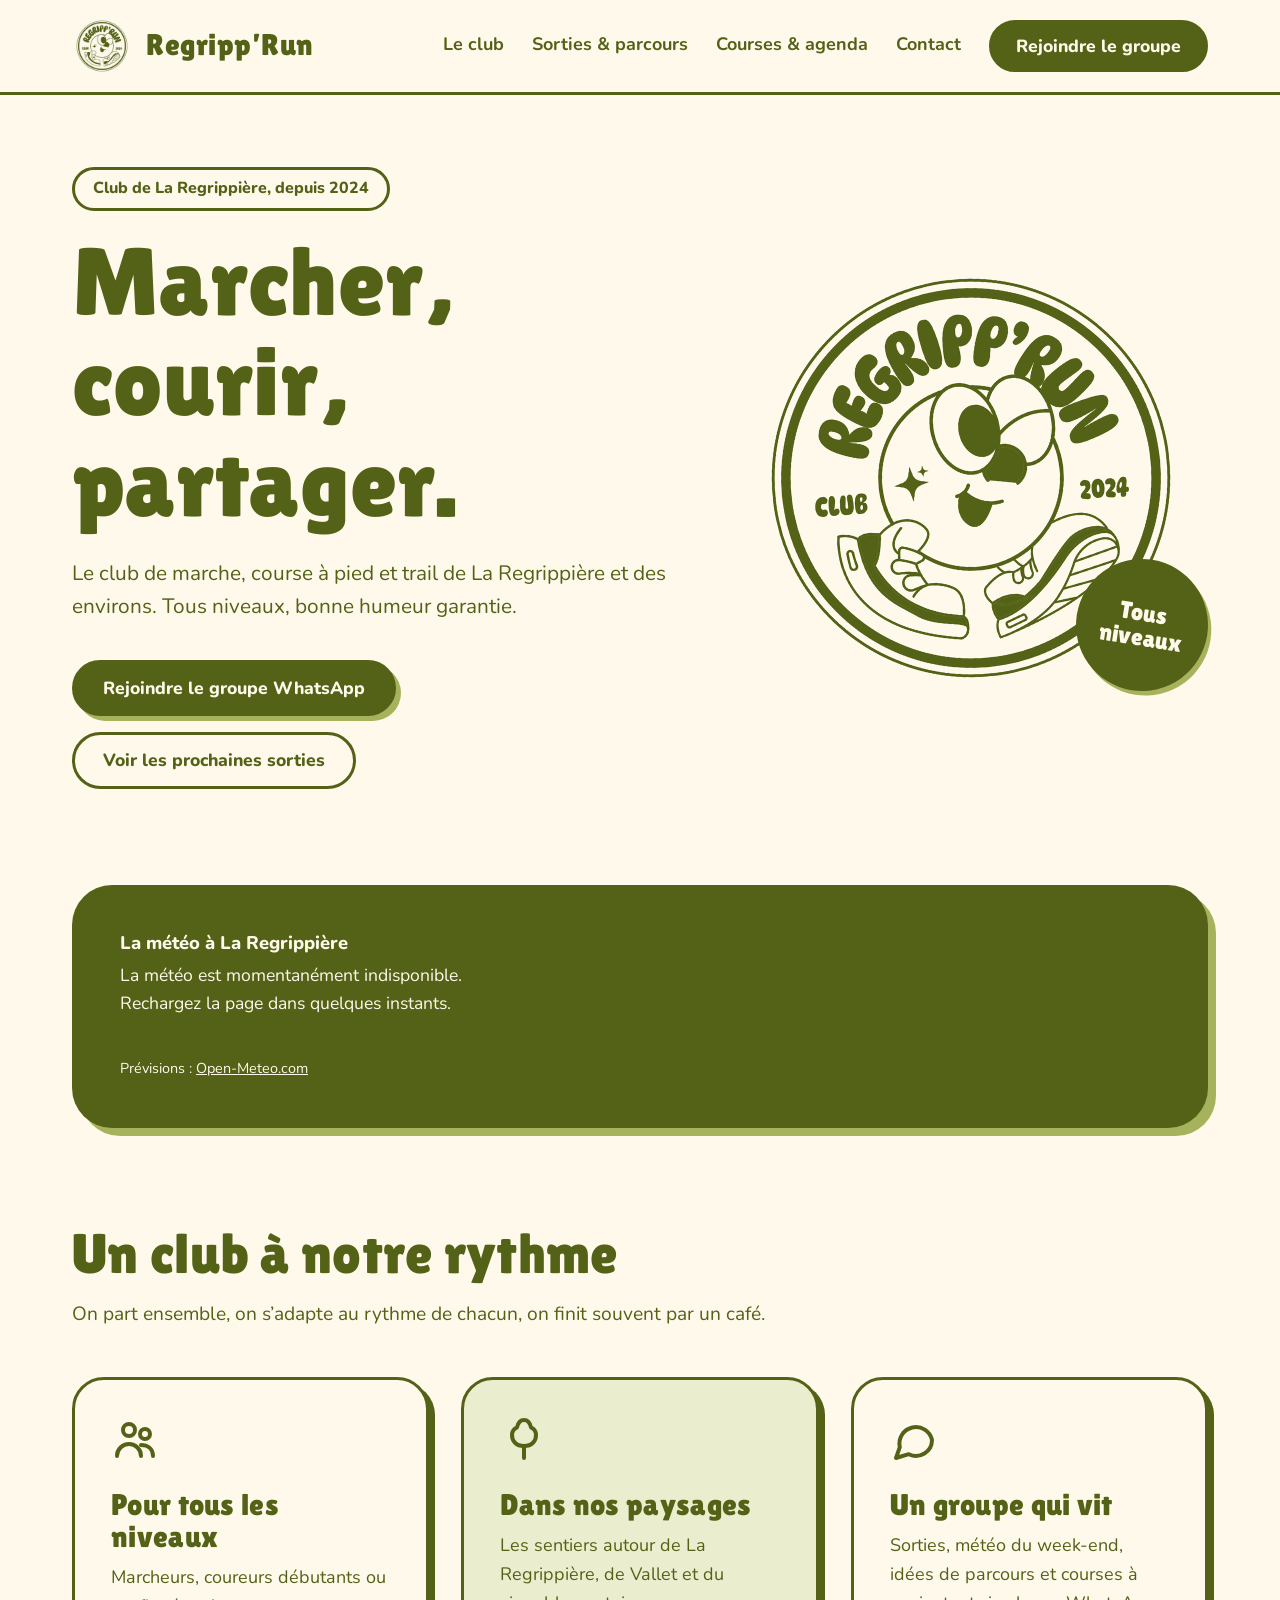
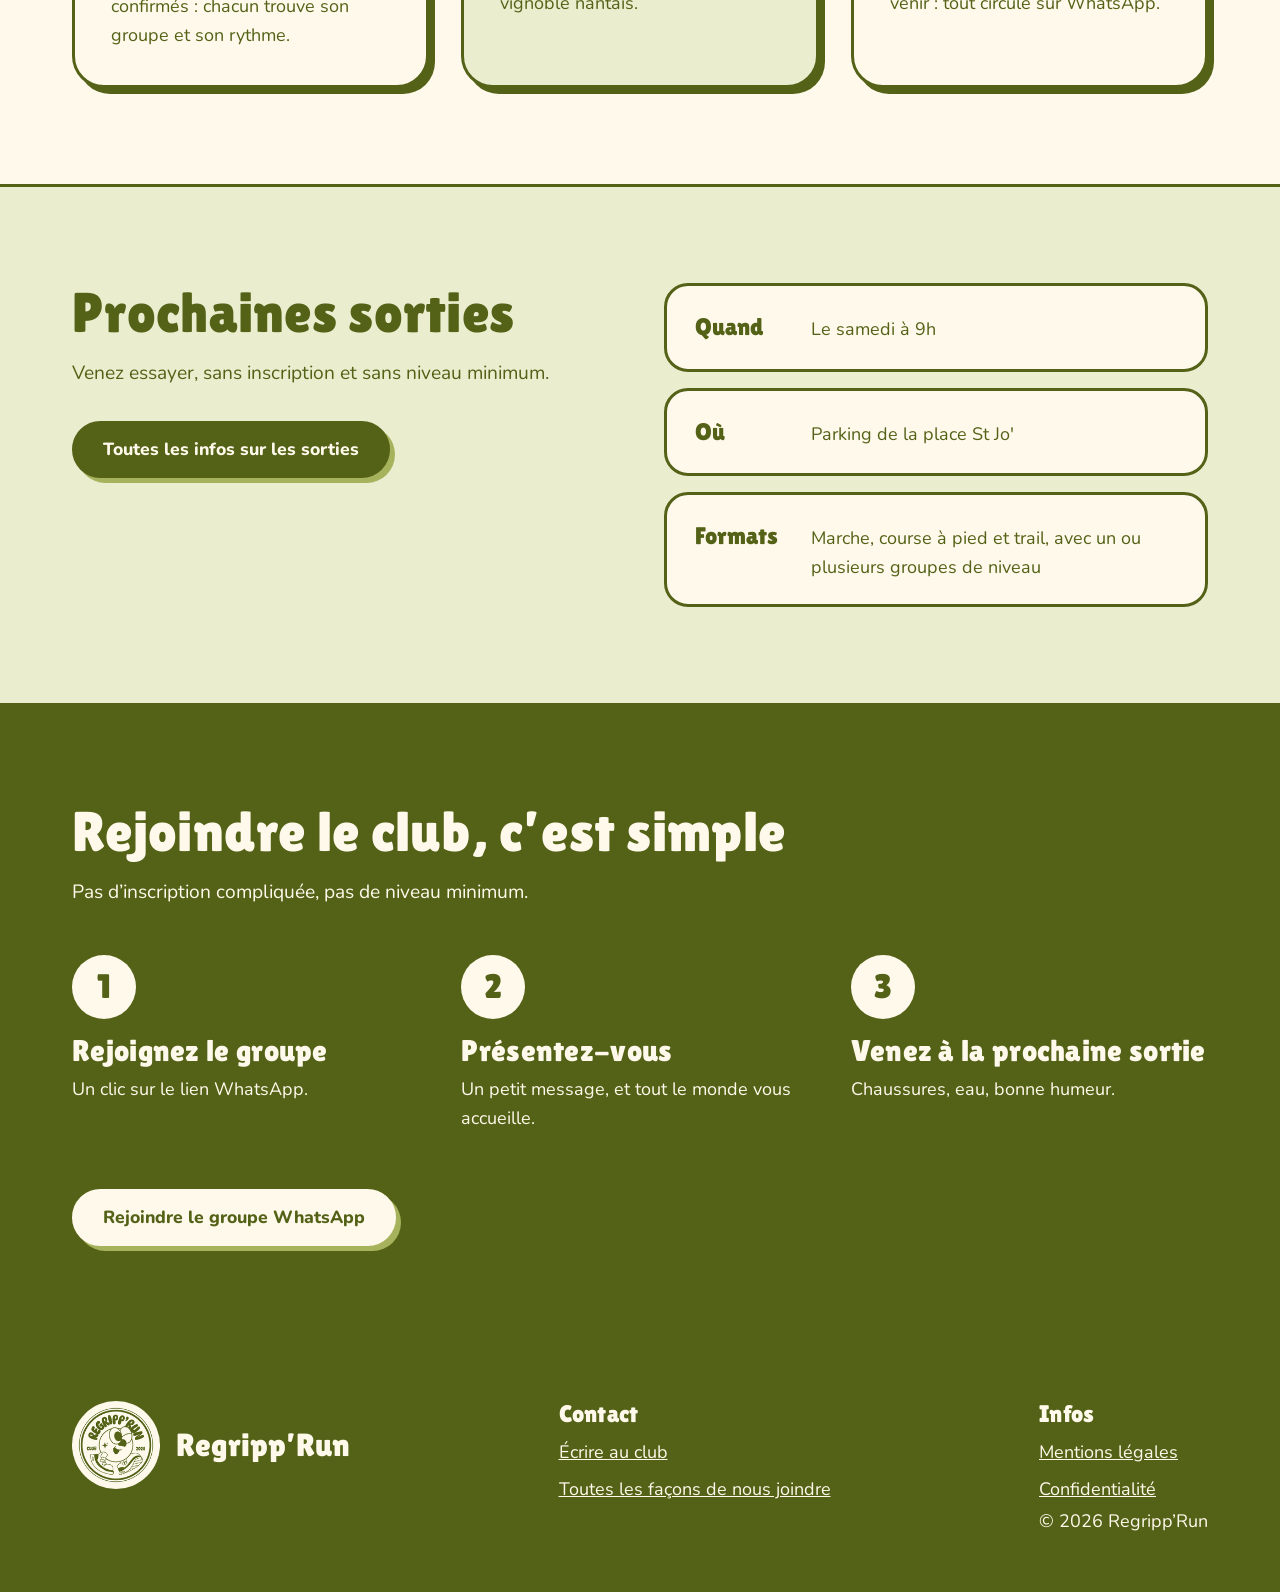
<file: index.html>
<!doctype html>
<html lang="fr">
<head>
<meta charset="utf-8">
<meta name="viewport" content="width=device-width, initial-scale=1">
<title>Regripp’Run, club de marche, course et trail à La Regrippière</title>
<meta name="description" content="Regripp’Run est le club de marche, course à pied et trail de La Regrippière et des environs (44 et 49). Tous niveaux, bonne humeur garantie. Rejoignez le groupe.">
<meta name="theme-color" content="#546217">
<meta property="og:title" content="Regripp’Run, marcher, courir, partager">
<meta property="og:description" content="Le club de marche, course à pied et trail de La Regrippière et des environs. Tous niveaux.">
<meta property="og:type" content="website">
<meta property="og:image" content="assets/logo-800.png">
<link rel="icon" type="image/png" href="assets/favicon.png">
<link rel="apple-touch-icon" href="assets/apple-touch-icon.png">
<link rel="stylesheet" href="css/style.css">
<link rel="preload" href="assets/fonts/lilita-one-latin-400-normal.woff2" as="font" type="font/woff2" crossorigin>
</head>
<body>
<a class="lien-evitement" href="#contenu">Aller au contenu</a>

<header class="entete">
  <div class="conteneur entete-ligne">
    <a class="marque" href="index.html">
      <img src="assets/logo-160.png" width="60" height="60" alt="Logo Regripp’Run Club 2024">
      <span>Regripp’Run</span>
    </a>
    <button class="menu-bouton" type="button" aria-expanded="false" aria-controls="menu-principal">Menu</button>
    <nav class="menu" id="menu-principal" aria-label="Navigation principale">
      <a href="le-club.html">Le club</a>
      <a href="sorties.html">Sorties &amp; parcours</a>
      <a href="courses.html">Courses &amp; agenda</a>
      <a href="contact.html">Contact</a>
      <a class="bouton" href="contact.html#rejoindre" data-lien="whatsapp" data-externe>Rejoindre le groupe</a>
    </nav>
  </div>
</header>

<main id="contenu">

  <section class="hero">
    <div class="conteneur hero-grille">
      <div class="hero-texte">
        <p class="pastille">Club de La Regrippière, depuis <span data-club="creation">2024</span></p>
        <h1>Marcher,<br>courir,<br>partager.</h1>
        <p class="chapeau">Le club de marche, course à pied et trail de La Regrippière et des environs. Tous niveaux, bonne humeur garantie.</p>
        <div class="groupe-boutons">
          <a class="bouton bouton-ombre" href="contact.html#rejoindre" data-lien="whatsapp" data-externe>Rejoindre le groupe WhatsApp</a>
          <a class="bouton bouton-contour" href="sorties.html">Voir les prochaines sorties</a>
        </div>
      </div>
      <div class="hero-visuel">
        <img class="hero-logo" src="assets/logo-800.png" width="480" height="480" alt="Logo du club : une mascotte rieuse qui court, entourée du nom Regripp’Run, Club 2024">
        <div class="autocollant" aria-hidden="true">Tous<br>niveaux</div>
      </div>
    </div>
  </section>

  <section style="padding-bottom: 96px" aria-labelledby="titre-meteo">
    <div class="conteneur">
      <div class="meteo" id="meteo" aria-busy="true">
        <div class="meteo-actuel">
          <h2 class="meteo-titre" id="titre-meteo">La météo à La Regrippière</h2>
          <p class="meteo-temp" id="meteo-temp" aria-live="polite">…</p>
          <p class="meteo-detail" id="meteo-detail">Chargement de la météo</p>
        </div>
        <div class="meteo-jours" id="meteo-jours"></div>
        <p class="meteo-credit">Prévisions : <a href="https://open-meteo.com/" rel="noopener">Open-Meteo.com</a></p>
      </div>
    </div>
  </section>

  <section class="section" style="padding-top: 0" aria-labelledby="titre-atouts">
    <div class="conteneur">
      <h2 class="section-titre" id="titre-atouts">Un club à notre rythme</h2>
      <p class="section-intro">On part ensemble, on s’adapte au rythme de chacun, on finit souvent par un café.</p>
      <div class="cartes">
        <article class="carte">
          <svg viewBox="0 0 24 24" fill="none" stroke="currentColor" stroke-width="2" stroke-linecap="round" stroke-linejoin="round" aria-hidden="true"><circle cx="9" cy="7" r="3"/><circle cx="17" cy="9" r="2.5"/><path d="M3 20c0-3.3 2.7-6 6-6s6 2.7 6 6"/><path d="M15 14.5c3 0 6 1.5 6 5.5"/></svg>
          <h3>Pour tous les niveaux</h3>
          <p>Marcheurs, coureurs débutants ou confirmés : chacun trouve son groupe et son rythme.</p>
        </article>
        <article class="carte carte-sauge">
          <svg viewBox="0 0 24 24" fill="none" stroke="currentColor" stroke-width="2" stroke-linecap="round" stroke-linejoin="round" aria-hidden="true"><path d="M12 21v-6"/><path d="M12 15c-4 0-6-2.5-6-5.5 0-2 1.2-3.2 2.5-3.8C9 3.5 10.3 2 12 2s3 1.5 3.5 3.7C16.8 6.3 18 7.5 18 9.5c0 3-2 5.5-6 5.5z"/></svg>
          <h3>Dans nos paysages</h3>
          <p>Les sentiers autour de La Regrippière, de Vallet et du vignoble nantais.</p>
        </article>
        <article class="carte">
          <svg viewBox="0 0 24 24" fill="none" stroke="currentColor" stroke-width="2" stroke-linecap="round" stroke-linejoin="round" aria-hidden="true"><path d="M21 12a8 8 0 0 1-11.6 7.1L3 21l1.9-5.4A8 8 0 1 1 21 12z"/></svg>
          <h3>Un groupe qui vit</h3>
          <p>Sorties, météo du week-end, idées de parcours et courses à venir : tout circule sur WhatsApp.</p>
        </article>
      </div>
    </div>
  </section>

  <section class="section section-sauge" aria-labelledby="titre-sortie">
    <div class="conteneur deux-colonnes">
      <div>
        <h2 class="section-titre" id="titre-sortie">Prochaines sorties</h2>
        <p class="section-intro" style="margin-bottom: 32px">Venez essayer, sans inscription et sans niveau minimum.</p>
        <a class="bouton bouton-ombre" href="sorties.html">Toutes les infos sur les sorties</a>
      </div>
      <div class="infos">
        <div class="info"><span class="info-nom">Quand</span><span class="info-valeur" data-club="sorties.quand" data-vide="Jour et horaire à préciser bientôt">…</span></div>
        <div class="info"><span class="info-nom">Où</span><span class="info-valeur" data-club="sorties.ou" data-vide="Lieu de rendez-vous à préciser bientôt">…</span></div>
        <div class="info"><span class="info-nom">Formats</span><span class="info-valeur" data-club="sorties.formats">…</span></div>
      </div>
    </div>
  </section>

  <section class="section section-olive" aria-labelledby="titre-rejoindre">
    <div class="conteneur">
      <h2 class="section-titre" id="titre-rejoindre">Rejoindre le club, c’est simple</h2>
      <p class="section-intro">Pas d’inscription compliquée, pas de niveau minimum.</p>
      <ol class="etapes">
        <li class="etape"><div class="etape-numero" aria-hidden="true">1</div><h3>Rejoignez le groupe</h3><p>Un clic sur le lien WhatsApp.</p></li>
        <li class="etape"><div class="etape-numero" aria-hidden="true">2</div><h3>Présentez-vous</h3><p>Un petit message, et tout le monde vous accueille.</p></li>
        <li class="etape"><div class="etape-numero" aria-hidden="true">3</div><h3>Venez à la prochaine sortie</h3><p>Chaussures, eau, bonne humeur.</p></li>
      </ol>
      <a class="bouton bouton-clair bouton-ombre" href="contact.html#rejoindre" data-lien="whatsapp" data-externe>Rejoindre le groupe WhatsApp</a>
    </div>
  </section>

</main>

<footer class="pied">
  <div class="conteneur pied-grille">
    <div class="pied-marque">
      <img src="assets/logo-160.png" width="88" height="88" alt="">
      <span>Regripp’Run</span>
    </div>
    <div>
      <h2>Contact</h2>
      <ul class="pied-liens">
        <li data-masquable><a href="contact.html" data-lien="email" data-garder-texte>Écrire au club</a></li>
        <li data-masquable><a href="#" data-lien="facebook" data-externe>Facebook</a></li>
        <li data-masquable><a href="#" data-lien="instagram" data-externe>Instagram</a></li>
        <li><a href="contact.html">Toutes les façons de nous joindre</a></li>
      </ul>
    </div>
    <div>
      <h2>Infos</h2>
      <ul class="pied-liens">
        <li><a href="contact.html#mentions">Mentions légales</a></li>
        <li><a href="contact.html#confidentialite">Confidentialité</a></li>
        <li>© <span id="annee">2026</span> Regripp’Run</li>
      </ul>
    </div>
  </div>
</footer>

<script src="data/donnees.js"></script>
<script src="js/main.js"></script>
</body>
</html>
</file>
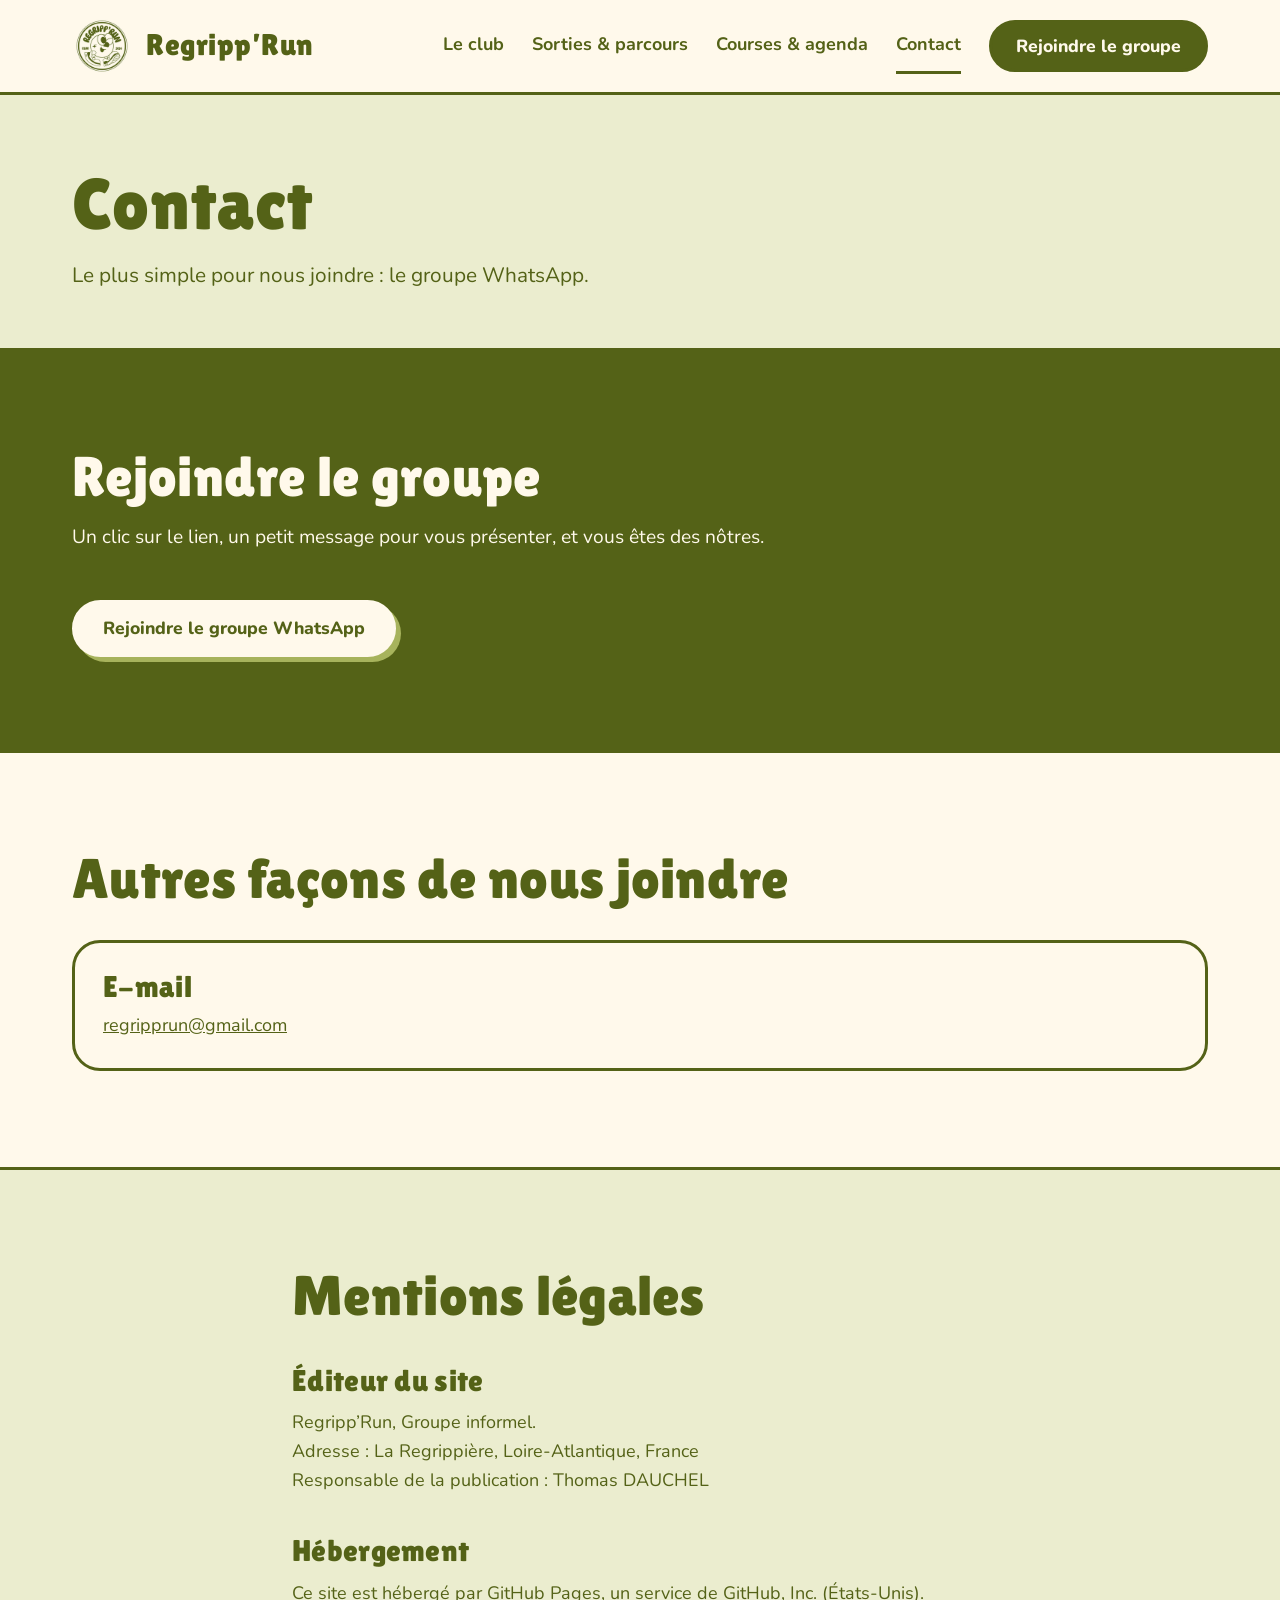
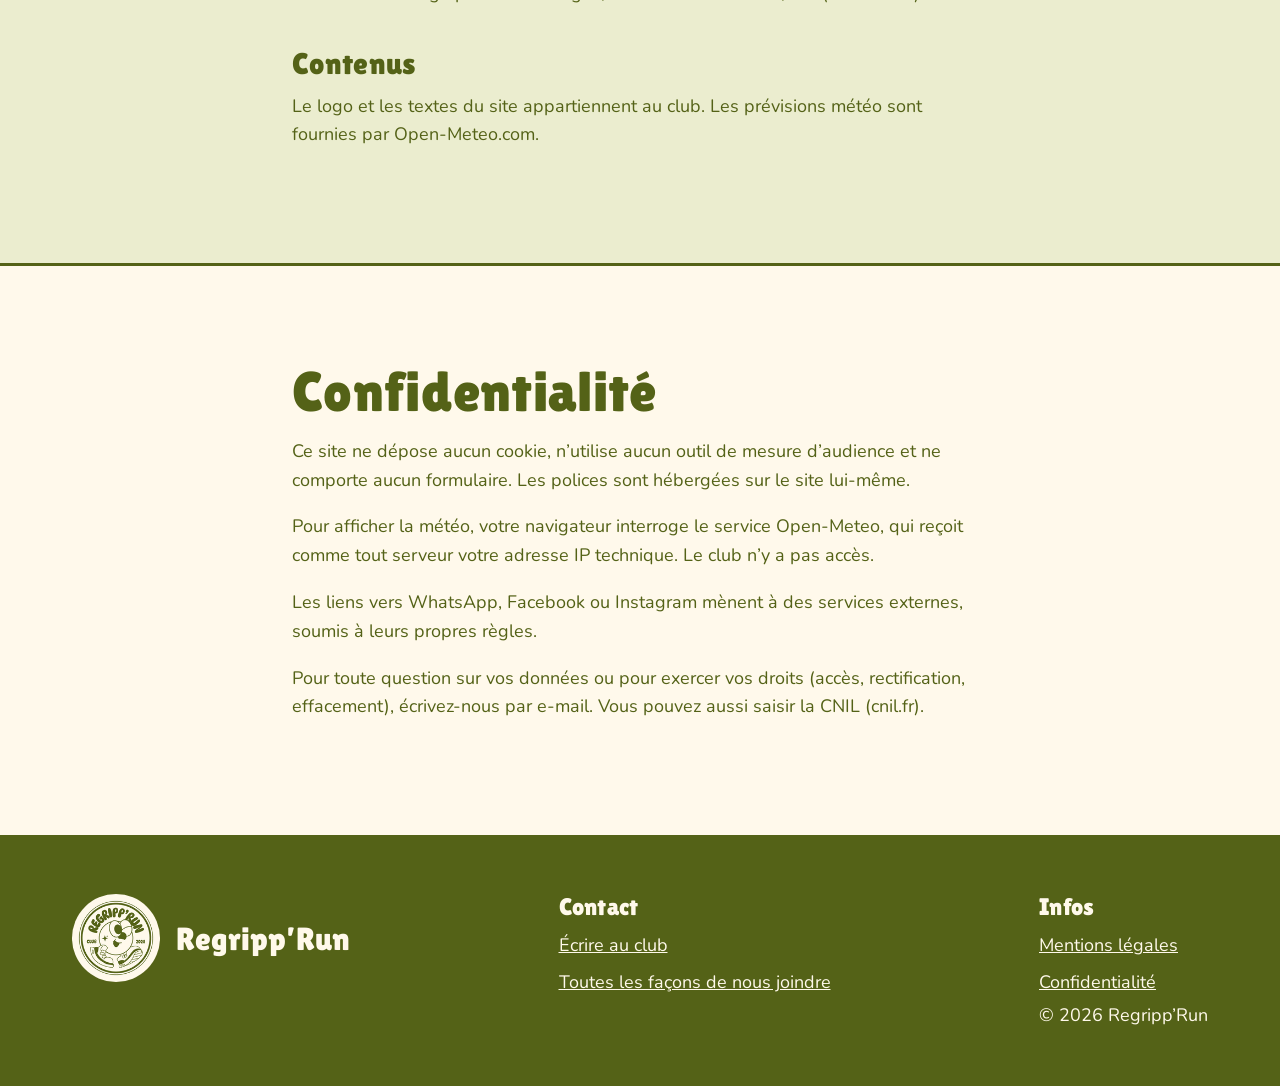
<file: contact.html>
<!doctype html>
<html lang="fr">
<head>
<meta charset="utf-8">
<meta name="viewport" content="width=device-width, initial-scale=1">
<title>Contact | Regripp’Run</title>
<meta name="description" content="Contacter le club Regripp’Run de La Regrippière : groupe WhatsApp, e-mail, réseaux sociaux, mentions légales et confidentialité.">
<meta name="theme-color" content="#546217">
<meta property="og:title" content="Contact | Regripp’Run">
<meta property="og:description" content="Contacter le club Regripp’Run de La Regrippière : groupe WhatsApp, e-mail, réseaux sociaux, mentions légales et confidentialité.">
<meta property="og:type" content="website">
<meta property="og:image" content="assets/logo-800.png">
<link rel="icon" type="image/png" href="assets/favicon.png">
<link rel="apple-touch-icon" href="assets/apple-touch-icon.png">
<link rel="stylesheet" href="css/style.css">
<link rel="preload" href="assets/fonts/lilita-one-latin-400-normal.woff2" as="font" type="font/woff2" crossorigin>
</head>
<body>
<a class="lien-evitement" href="#contenu">Aller au contenu</a>

<header class="entete">
  <div class="conteneur entete-ligne">
    <a class="marque" href="index.html">
      <img src="assets/logo-160.png" width="60" height="60" alt="Logo Regripp’Run Club 2024">
      <span>Regripp’Run</span>
    </a>
    <button class="menu-bouton" type="button" aria-expanded="false" aria-controls="menu-principal">Menu</button>
    <nav class="menu" id="menu-principal" aria-label="Navigation principale">
      <a href="le-club.html">Le club</a>
      <a href="sorties.html">Sorties &amp; parcours</a>
      <a href="courses.html">Courses &amp; agenda</a>
      <a href="contact.html" aria-current="page">Contact</a>
      <a class="bouton" href="contact.html#rejoindre" data-lien="whatsapp" data-externe>Rejoindre le groupe</a>
    </nav>
  </div>
</header>

<main id="contenu">

  <section class="page-titre">
    <div class="conteneur">
      <h1>Contact</h1>
      <p class="chapeau">Le plus simple pour nous joindre : le groupe WhatsApp.</p>
    </div>
  </section>

  <section class="section section-olive" id="rejoindre" aria-labelledby="titre-rejoindre">
    <div class="conteneur">
      <h2 class="section-titre" id="titre-rejoindre">Rejoindre le groupe</h2>
      <p class="section-intro">Un clic sur le lien, un petit message pour vous présenter, et vous êtes des nôtres.</p>
      <a class="bouton bouton-clair bouton-ombre" href="#rejoindre" data-lien="whatsapp" data-externe>Rejoindre le groupe WhatsApp</a>
      <p style="margin-top: 24px; font-size: 1rem" data-si-absent="whatsapp">Le lien d’invitation sera disponible très bientôt. En attendant, écrivez-nous par e-mail ou sur les réseaux.</p>
    </div>
  </section>

  <section class="section" aria-labelledby="titre-contacts">
    <div class="conteneur">
      <h2 class="section-titre" id="titre-contacts">Autres façons de nous joindre</h2>
      <div class="contacts" style="margin-top: 32px">
        <div class="contact-carte" data-masquable>
          <h3>E-mail</h3>
          <p><a href="#" data-lien="email">…</a></p>
        </div>
        <div class="contact-carte" data-masquable>
          <h3>Facebook</h3>
          <p><a href="#" data-lien="facebook" data-externe>Notre page ou notre groupe</a></p>
        </div>
        <div class="contact-carte" data-masquable>
          <h3>Instagram</h3>
          <p><a href="#" data-lien="instagram" data-externe>Notre compte</a></p>
        </div>
      </div>
    </div>
  </section>

  <section class="section section-sauge" id="mentions" aria-labelledby="titre-mentions">
    <div class="conteneur mentions">
      <h2 class="section-titre" id="titre-mentions">Mentions légales</h2>
      <h3>Éditeur du site</h3>
      <p><span data-club="editeur" data-vide="Nom du club à compléter">…</span>, <span data-club="statut" data-vide="statut à compléter">…</span>.<br>
      Adresse : <span data-club="adresse" data-vide="à compléter">…</span><br>
      Responsable de la publication : <span data-club="responsable" data-vide="à compléter">…</span></p>
      <h3>Hébergement</h3>
      <p>Ce site est hébergé par GitHub Pages, un service de GitHub, Inc. (États-Unis).</p>
      <h3>Contenus</h3>
      <p>Le logo et les textes du site appartiennent au club. Les prévisions météo sont fournies par Open-Meteo.com.</p>
    </div>
  </section>

  <section class="section" id="confidentialite" aria-labelledby="titre-confidentialite">
    <div class="conteneur mentions">
      <h2 class="section-titre" id="titre-confidentialite">Confidentialité</h2>
      <p>Ce site ne dépose aucun cookie, n’utilise aucun outil de mesure d’audience et ne comporte aucun formulaire. Les polices sont hébergées sur le site lui-même.</p>
      <p>Pour afficher la météo, votre navigateur interroge le service Open-Meteo, qui reçoit comme tout serveur votre adresse IP technique. Le club n’y a pas accès.</p>
      <p>Les liens vers WhatsApp, Facebook ou Instagram mènent à des services externes, soumis à leurs propres règles.</p>
      <p>Pour toute question sur vos données ou pour exercer vos droits (accès, rectification, effacement), écrivez-nous par e-mail. Vous pouvez aussi saisir la CNIL (cnil.fr).</p>
    </div>
  </section>

</main>

<footer class="pied">
  <div class="conteneur pied-grille">
    <div class="pied-marque">
      <img src="assets/logo-160.png" width="88" height="88" alt="">
      <span>Regripp’Run</span>
    </div>
    <div>
      <h2>Contact</h2>
      <ul class="pied-liens">
        <li data-masquable><a href="contact.html" data-lien="email" data-garder-texte>Écrire au club</a></li>
        <li data-masquable><a href="#" data-lien="facebook" data-externe>Facebook</a></li>
        <li data-masquable><a href="#" data-lien="instagram" data-externe>Instagram</a></li>
        <li><a href="contact.html">Toutes les façons de nous joindre</a></li>
      </ul>
    </div>
    <div>
      <h2>Infos</h2>
      <ul class="pied-liens">
        <li><a href="contact.html#mentions">Mentions légales</a></li>
        <li><a href="contact.html#confidentialite">Confidentialité</a></li>
        <li>© <span id="annee">2026</span> Regripp’Run</li>
      </ul>
    </div>
  </div>
</footer>

<script src="data/donnees.js"></script>
<script src="js/main.js"></script>
</body>
</html>
</file>
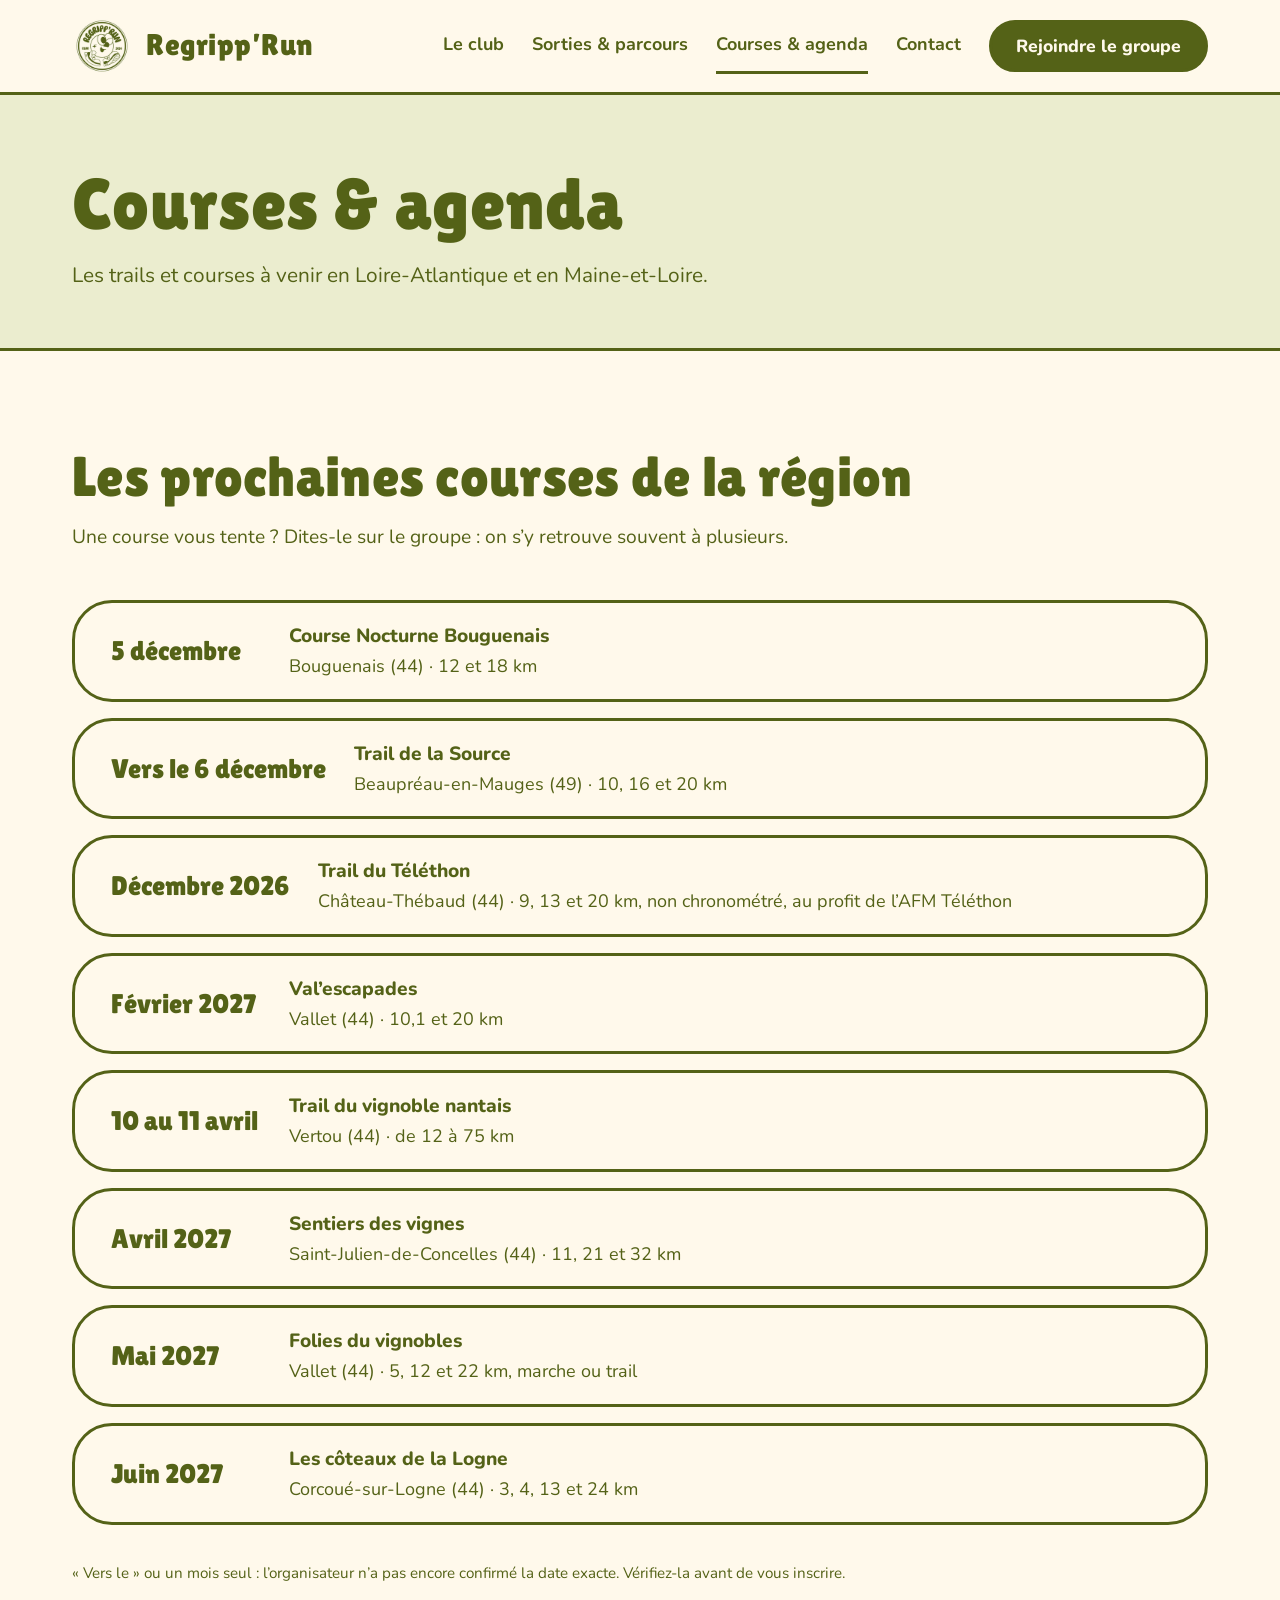
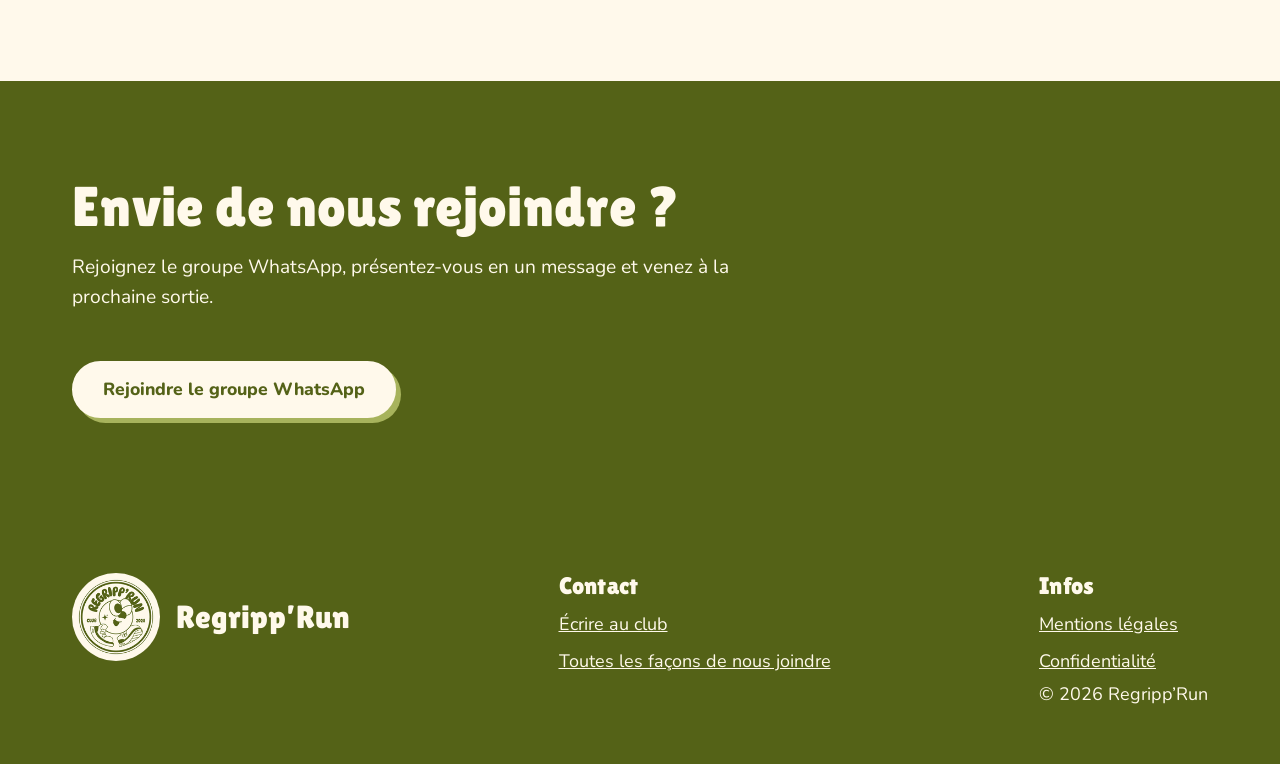
<file: courses.html>
<!doctype html>
<html lang="fr">
<head>
<meta charset="utf-8">
<meta name="viewport" content="width=device-width, initial-scale=1">
<title>Courses & agenda | Regripp’Run</title>
<meta name="description" content="Les prochains trails et courses à pied en Loire-Atlantique (44) et Maine-et-Loire (49), sélectionnés par le club Regripp’Run.">
<meta name="theme-color" content="#546217">
<meta property="og:title" content="Courses & agenda | Regripp’Run">
<meta property="og:description" content="Les prochains trails et courses à pied en Loire-Atlantique (44) et Maine-et-Loire (49), sélectionnés par le club Regripp’Run.">
<meta property="og:type" content="website">
<meta property="og:image" content="assets/logo-800.png">
<link rel="icon" type="image/png" href="assets/favicon.png">
<link rel="apple-touch-icon" href="assets/apple-touch-icon.png">
<link rel="stylesheet" href="css/style.css">
<link rel="preload" href="assets/fonts/lilita-one-latin-400-normal.woff2" as="font" type="font/woff2" crossorigin>
</head>
<body>
<a class="lien-evitement" href="#contenu">Aller au contenu</a>

<header class="entete">
  <div class="conteneur entete-ligne">
    <a class="marque" href="index.html">
      <img src="assets/logo-160.png" width="60" height="60" alt="Logo Regripp’Run Club 2024">
      <span>Regripp’Run</span>
    </a>
    <button class="menu-bouton" type="button" aria-expanded="false" aria-controls="menu-principal">Menu</button>
    <nav class="menu" id="menu-principal" aria-label="Navigation principale">
      <a href="le-club.html">Le club</a>
      <a href="sorties.html">Sorties &amp; parcours</a>
      <a href="courses.html" aria-current="page">Courses &amp; agenda</a>
      <a href="contact.html">Contact</a>
      <a class="bouton" href="contact.html#rejoindre" data-lien="whatsapp" data-externe>Rejoindre le groupe</a>
    </nav>
  </div>
</header>

<main id="contenu">

  <section class="page-titre">
    <div class="conteneur">
      <h1>Courses &amp; agenda</h1>
      <p class="chapeau">Les trails et courses à venir en Loire-Atlantique et en Maine-et-Loire.</p>
    </div>
  </section>

  <section class="section" aria-labelledby="titre-courses">
    <div class="conteneur">
      <h2 class="section-titre" id="titre-courses">Les prochaines courses de la région</h2>
      <p class="section-intro">Une course vous tente ? Dites-le sur le groupe : on s’y retrouve souvent à plusieurs.</p>
      <div class="courses" id="liste-courses" aria-live="polite"></div>
    </div>
  </section>

  <section class="section section-olive" aria-labelledby="titre-cta">
    <div class="conteneur">
      <h2 class="section-titre" id="titre-cta">Envie de nous rejoindre ?</h2>
      <p class="section-intro">Rejoignez le groupe WhatsApp, présentez-vous en un message et venez à la prochaine sortie.</p>
      <a class="bouton bouton-clair bouton-ombre" href="contact.html#rejoindre" data-lien="whatsapp" data-externe>Rejoindre le groupe WhatsApp</a>
    </div>
  </section>

</main>

<footer class="pied">
  <div class="conteneur pied-grille">
    <div class="pied-marque">
      <img src="assets/logo-160.png" width="88" height="88" alt="">
      <span>Regripp’Run</span>
    </div>
    <div>
      <h2>Contact</h2>
      <ul class="pied-liens">
        <li data-masquable><a href="contact.html" data-lien="email" data-garder-texte>Écrire au club</a></li>
        <li data-masquable><a href="#" data-lien="facebook" data-externe>Facebook</a></li>
        <li data-masquable><a href="#" data-lien="instagram" data-externe>Instagram</a></li>
        <li><a href="contact.html">Toutes les façons de nous joindre</a></li>
      </ul>
    </div>
    <div>
      <h2>Infos</h2>
      <ul class="pied-liens">
        <li><a href="contact.html#mentions">Mentions légales</a></li>
        <li><a href="contact.html#confidentialite">Confidentialité</a></li>
        <li>© <span id="annee">2026</span> Regripp’Run</li>
      </ul>
    </div>
  </div>
</footer>

<script src="data/donnees.js"></script>
<script src="js/main.js"></script>
</body>
</html>
</file>
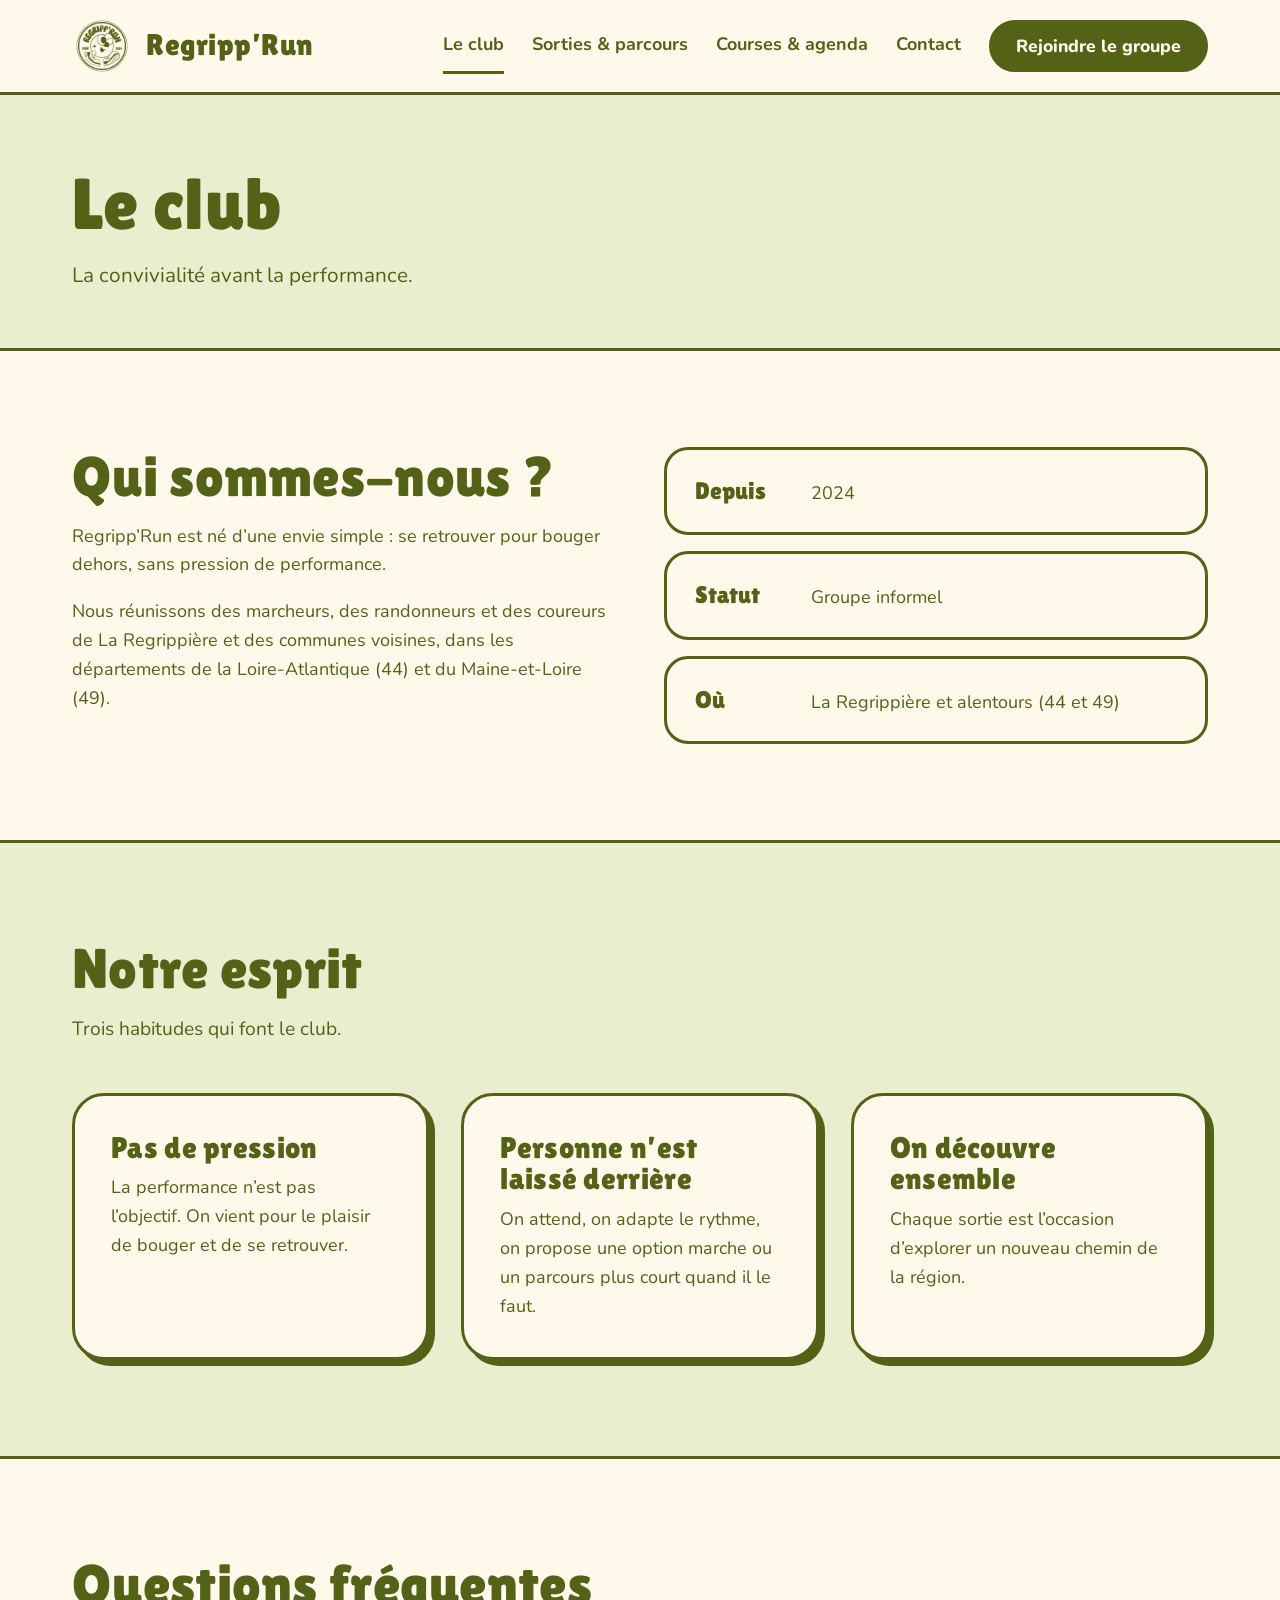
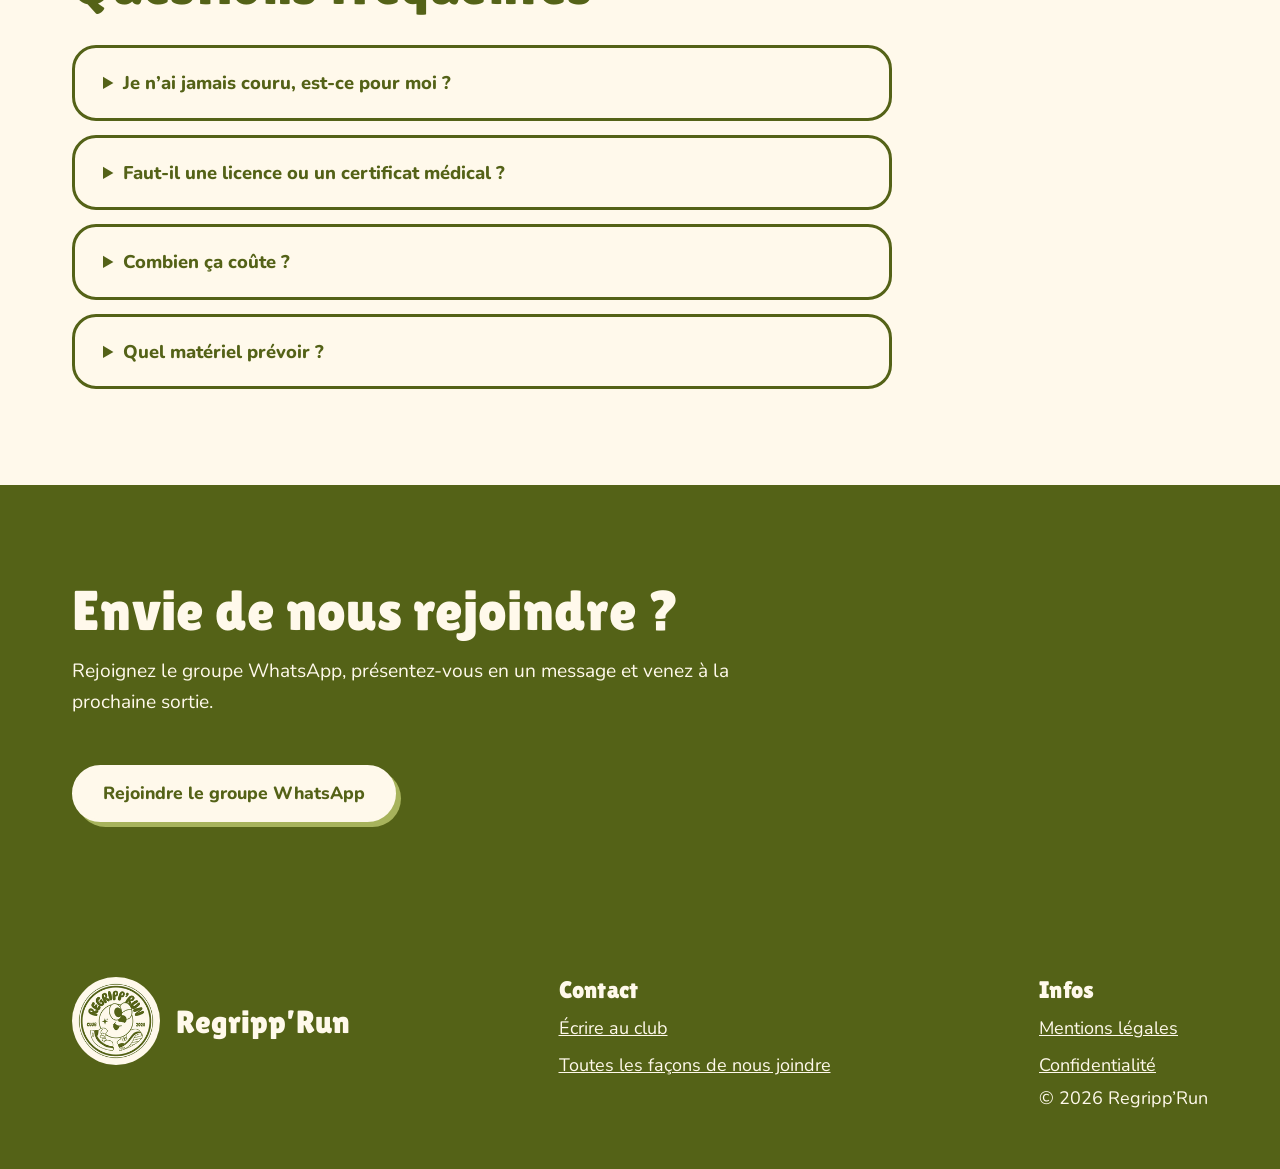
<file: le-club.html>
<!doctype html>
<html lang="fr">
<head>
<meta charset="utf-8">
<meta name="viewport" content="width=device-width, initial-scale=1">
<title>Le club | Regripp’Run</title>
<meta name="description" content="Regripp’Run : un club de marche, course à pied et trail à La Regrippière. La convivialité avant la performance, tous niveaux bienvenus.">
<meta name="theme-color" content="#546217">
<meta property="og:title" content="Le club | Regripp’Run">
<meta property="og:description" content="Regripp’Run : un club de marche, course à pied et trail à La Regrippière. La convivialité avant la performance, tous niveaux bienvenus.">
<meta property="og:type" content="website">
<meta property="og:image" content="assets/logo-800.png">
<link rel="icon" type="image/png" href="assets/favicon.png">
<link rel="apple-touch-icon" href="assets/apple-touch-icon.png">
<link rel="stylesheet" href="css/style.css">
<link rel="preload" href="assets/fonts/lilita-one-latin-400-normal.woff2" as="font" type="font/woff2" crossorigin>
</head>
<body>
<a class="lien-evitement" href="#contenu">Aller au contenu</a>

<header class="entete">
  <div class="conteneur entete-ligne">
    <a class="marque" href="index.html">
      <img src="assets/logo-160.png" width="60" height="60" alt="Logo Regripp’Run Club 2024">
      <span>Regripp’Run</span>
    </a>
    <button class="menu-bouton" type="button" aria-expanded="false" aria-controls="menu-principal">Menu</button>
    <nav class="menu" id="menu-principal" aria-label="Navigation principale">
      <a href="le-club.html" aria-current="page">Le club</a>
      <a href="sorties.html">Sorties &amp; parcours</a>
      <a href="courses.html">Courses &amp; agenda</a>
      <a href="contact.html">Contact</a>
      <a class="bouton" href="contact.html#rejoindre" data-lien="whatsapp" data-externe>Rejoindre le groupe</a>
    </nav>
  </div>
</header>

<main id="contenu">

  <section class="page-titre">
    <div class="conteneur">
      <h1>Le club</h1>
      <p class="chapeau">La convivialité avant la performance.</p>
    </div>
  </section>

  <section class="section" aria-labelledby="titre-qui">
    <div class="conteneur deux-colonnes">
      <div>
        <h2 class="section-titre" id="titre-qui">Qui sommes-nous ?</h2>
        <p class="texte-court">Regripp’Run est né d’une envie simple : se retrouver pour bouger dehors, sans pression de performance.</p>
        <p class="texte-court">Nous réunissons des marcheurs, des randonneurs et des coureurs de La Regrippière et des communes voisines, dans les départements de la Loire-Atlantique (44) et du Maine-et-Loire (49).</p>
      </div>
      <div class="infos">
        <div class="info"><span class="info-nom">Depuis</span><span class="info-valeur" data-club="creation">2024</span></div>
        <div class="info"><span class="info-nom">Statut</span><span class="info-valeur" data-club="statut" data-vide="À préciser bientôt">…</span></div>
        <div class="info"><span class="info-nom">Où</span><span class="info-valeur">La Regrippière et alentours (44 et 49)</span></div>
      </div>
    </div>
  </section>

  <section class="section section-sauge" aria-labelledby="titre-esprit">
    <div class="conteneur">
      <h2 class="section-titre" id="titre-esprit">Notre esprit</h2>
      <p class="section-intro">Trois habitudes qui font le club.</p>
      <div class="cartes">
        <article class="carte">
          <h3>Pas de pression</h3>
          <p>La performance n’est pas l’objectif. On vient pour le plaisir de bouger et de se retrouver.</p>
        </article>
        <article class="carte">
          <h3>Personne n’est laissé derrière</h3>
          <p>On attend, on adapte le rythme, on propose une option marche ou un parcours plus court quand il le faut.</p>
        </article>
        <article class="carte">
          <h3>On découvre ensemble</h3>
          <p>Chaque sortie est l’occasion d’explorer un nouveau chemin de la région.</p>
        </article>
      </div>
    </div>
  </section>

  <section class="section" aria-labelledby="titre-faq">
    <div class="conteneur">
      <h2 class="section-titre" id="titre-faq">Questions fréquentes</h2>
      <div class="faq" style="margin-top: 32px">
        <details>
          <summary>Je n’ai jamais couru, est-ce pour moi ?</summary>
          <p>Oui. Il y a toujours une option marche ou un rythme tranquille, et personne ne reste seul derrière.</p>
        </details>
        <details>
          <summary>Faut-il une licence ou un certificat médical ?</summary>
          <p data-club="licence" data-vide="Nous précisons bientôt les conditions. En attendant, posez la question sur le groupe WhatsApp.">…</p>
        </details>
        <details>
          <summary>Combien ça coûte ?</summary>
          <p data-club="cout" data-vide="Nous précisons bientôt ce point. En attendant, posez la question sur le groupe WhatsApp.">…</p>
        </details>
        <details>
          <summary>Quel matériel prévoir ?</summary>
          <p>Des chaussures adaptées, de l’eau et de quoi vous couvrir selon la météo.</p>
        </details>
      </div>
    </div>
  </section>

  <section class="section section-olive" aria-labelledby="titre-cta">
    <div class="conteneur">
      <h2 class="section-titre" id="titre-cta">Envie de nous rejoindre ?</h2>
      <p class="section-intro">Rejoignez le groupe WhatsApp, présentez-vous en un message et venez à la prochaine sortie.</p>
      <a class="bouton bouton-clair bouton-ombre" href="contact.html#rejoindre" data-lien="whatsapp" data-externe>Rejoindre le groupe WhatsApp</a>
    </div>
  </section>

</main>

<footer class="pied">
  <div class="conteneur pied-grille">
    <div class="pied-marque">
      <img src="assets/logo-160.png" width="88" height="88" alt="">
      <span>Regripp’Run</span>
    </div>
    <div>
      <h2>Contact</h2>
      <ul class="pied-liens">
        <li data-masquable><a href="contact.html" data-lien="email" data-garder-texte>Écrire au club</a></li>
        <li data-masquable><a href="#" data-lien="facebook" data-externe>Facebook</a></li>
        <li data-masquable><a href="#" data-lien="instagram" data-externe>Instagram</a></li>
        <li><a href="contact.html">Toutes les façons de nous joindre</a></li>
      </ul>
    </div>
    <div>
      <h2>Infos</h2>
      <ul class="pied-liens">
        <li><a href="contact.html#mentions">Mentions légales</a></li>
        <li><a href="contact.html#confidentialite">Confidentialité</a></li>
        <li>© <span id="annee">2026</span> Regripp’Run</li>
      </ul>
    </div>
  </div>
</footer>

<script src="data/donnees.js"></script>
<script src="js/main.js"></script>
</body>
</html>
</file>
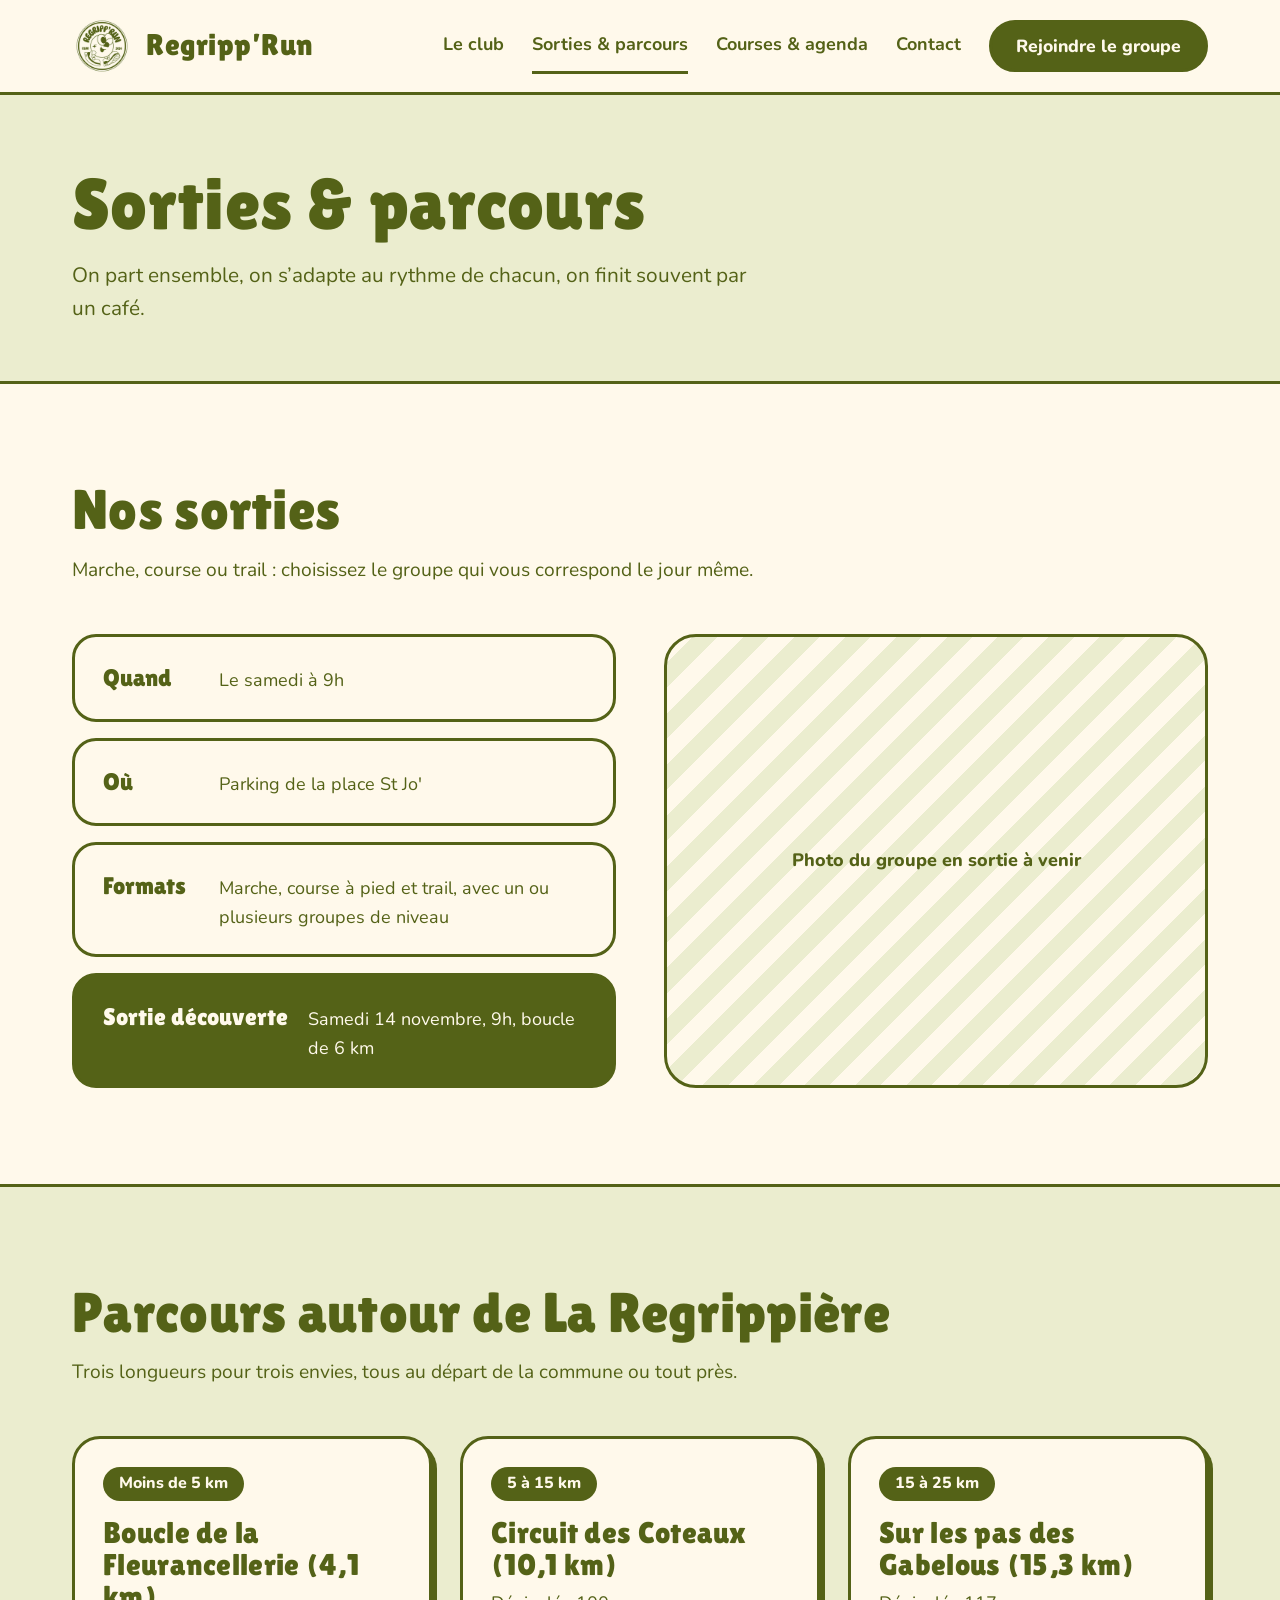
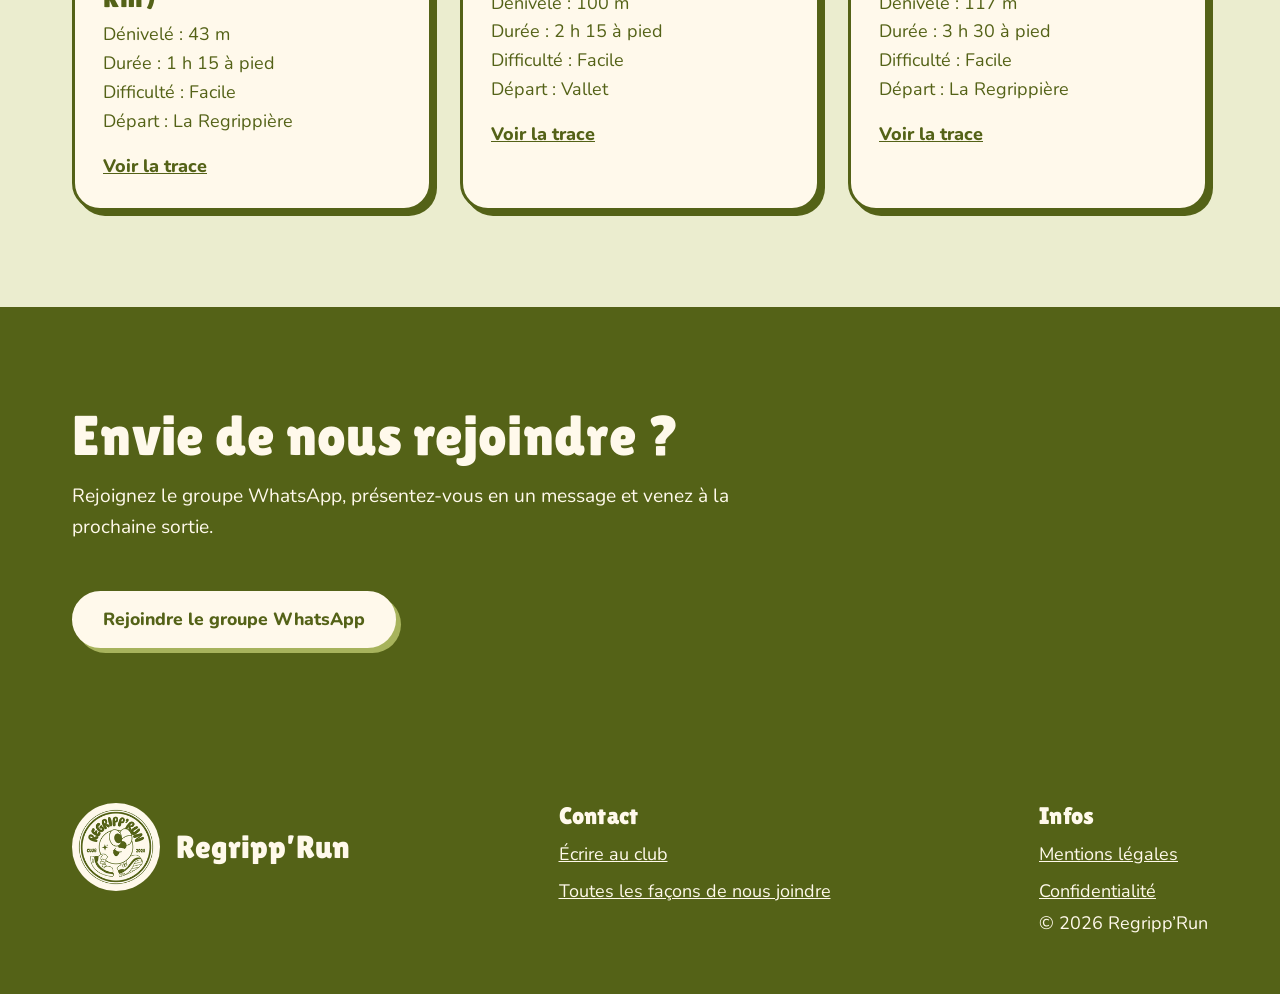
<file: sorties.html>
<!doctype html>
<html lang="fr">
<head>
<meta charset="utf-8">
<meta name="viewport" content="width=device-width, initial-scale=1">
<title>Sorties & parcours | Regripp’Run</title>
<meta name="description" content="Les sorties de Regripp’Run à La Regrippière : horaires, lieux de rendez-vous, formats marche, course et trail, et parcours de 5 à 25 km.">
<meta name="theme-color" content="#546217">
<meta property="og:title" content="Sorties & parcours | Regripp’Run">
<meta property="og:description" content="Les sorties de Regripp’Run à La Regrippière : horaires, lieux de rendez-vous, formats marche, course et trail, et parcours de 5 à 25 km.">
<meta property="og:type" content="website">
<meta property="og:image" content="assets/logo-800.png">
<link rel="icon" type="image/png" href="assets/favicon.png">
<link rel="apple-touch-icon" href="assets/apple-touch-icon.png">
<link rel="stylesheet" href="css/style.css">
<link rel="preload" href="assets/fonts/lilita-one-latin-400-normal.woff2" as="font" type="font/woff2" crossorigin>
</head>
<body>
<a class="lien-evitement" href="#contenu">Aller au contenu</a>

<header class="entete">
  <div class="conteneur entete-ligne">
    <a class="marque" href="index.html">
      <img src="assets/logo-160.png" width="60" height="60" alt="Logo Regripp’Run Club 2024">
      <span>Regripp’Run</span>
    </a>
    <button class="menu-bouton" type="button" aria-expanded="false" aria-controls="menu-principal">Menu</button>
    <nav class="menu" id="menu-principal" aria-label="Navigation principale">
      <a href="le-club.html">Le club</a>
      <a href="sorties.html" aria-current="page">Sorties &amp; parcours</a>
      <a href="courses.html">Courses &amp; agenda</a>
      <a href="contact.html">Contact</a>
      <a class="bouton" href="contact.html#rejoindre" data-lien="whatsapp" data-externe>Rejoindre le groupe</a>
    </nav>
  </div>
</header>

<main id="contenu">

  <section class="page-titre">
    <div class="conteneur">
      <h1>Sorties &amp; parcours</h1>
      <p class="chapeau">On part ensemble, on s’adapte au rythme de chacun, on finit souvent par un café.</p>
    </div>
  </section>

  <section class="section" aria-labelledby="titre-sorties">
    <div class="conteneur">
      <h2 class="section-titre" id="titre-sorties">Nos sorties</h2>
      <p class="section-intro">Marche, course ou trail : choisissez le groupe qui vous correspond le jour même.</p>
      <div class="deux-colonnes">
        <div class="infos">
          <div class="info"><span class="info-nom">Quand</span><span class="info-valeur" data-club="sorties.quand" data-vide="Jour et horaire à préciser bientôt">…</span></div>
          <div class="info"><span class="info-nom">Où</span><span class="info-valeur" data-club="sorties.ou" data-vide="Lieu de rendez-vous à préciser bientôt">…</span></div>
          <div class="info"><span class="info-nom">Formats</span><span class="info-valeur" data-club="sorties.formats">…</span></div>
          <div class="info info-fort">
            <span class="info-nom">Sortie découverte</span>
            <span class="info-valeur"><span data-club="sorties.decouverte" data-vide="Une sortie mixte pour accueillir les nouveaux, date à venir.">…</span></span>
          </div>
        </div>
        <div class="photo-vide" role="img" aria-label="Emplacement réservé à une photo du groupe en sortie">Photo du groupe en sortie à venir</div>
      </div>
    </div>
  </section>

  <section class="section section-sauge" id="parcours" aria-labelledby="titre-parcours">
    <div class="conteneur">
      <h2 class="section-titre" id="titre-parcours">Parcours autour de La Regrippière</h2>
      <p class="section-intro">Trois longueurs pour trois envies, tous au départ de la commune ou tout près.</p>
      <div class="parcours">
        <article class="parcours-carte" data-parcours="moins-5">
          <span class="parcours-badge">Moins de 5 km</span>
          <div class="parcours-contenu"></div>
        </article>
        <article class="parcours-carte" data-parcours="5-15">
          <span class="parcours-badge">5 à 15 km</span>
          <div class="parcours-contenu"></div>
        </article>
        <article class="parcours-carte" data-parcours="15-25">
          <span class="parcours-badge">15 à 25 km</span>
          <div class="parcours-contenu"></div>
        </article>
      </div>
    </div>
  </section>

  <section class="section section-olive" aria-labelledby="titre-cta">
    <div class="conteneur">
      <h2 class="section-titre" id="titre-cta">Envie de nous rejoindre ?</h2>
      <p class="section-intro">Rejoignez le groupe WhatsApp, présentez-vous en un message et venez à la prochaine sortie.</p>
      <a class="bouton bouton-clair bouton-ombre" href="contact.html#rejoindre" data-lien="whatsapp" data-externe>Rejoindre le groupe WhatsApp</a>
    </div>
  </section>

</main>

<footer class="pied">
  <div class="conteneur pied-grille">
    <div class="pied-marque">
      <img src="assets/logo-160.png" width="88" height="88" alt="">
      <span>Regripp’Run</span>
    </div>
    <div>
      <h2>Contact</h2>
      <ul class="pied-liens">
        <li data-masquable><a href="contact.html" data-lien="email" data-garder-texte>Écrire au club</a></li>
        <li data-masquable><a href="#" data-lien="facebook" data-externe>Facebook</a></li>
        <li data-masquable><a href="#" data-lien="instagram" data-externe>Instagram</a></li>
        <li><a href="contact.html">Toutes les façons de nous joindre</a></li>
      </ul>
    </div>
    <div>
      <h2>Infos</h2>
      <ul class="pied-liens">
        <li><a href="contact.html#mentions">Mentions légales</a></li>
        <li><a href="contact.html#confidentialite">Confidentialité</a></li>
        <li>© <span id="annee">2026</span> Regripp’Run</li>
      </ul>
    </div>
  </div>
</footer>

<script src="data/donnees.js"></script>
<script src="js/main.js"></script>
</body>
</html>
</file>
<file: css/style.css>
/* Regripp'Run : feuille de style commune
   Palette tirée du logo : vert olive + crème. */

@font-face {
  font-family: "Lilita One";
  src: url("../assets/fonts/lilita-one-latin-400-normal.woff2") format("woff2");
  font-weight: 400;
  font-style: normal;
  font-display: swap;
}
@font-face {
  font-family: "Nunito";
  src: url("../assets/fonts/nunito-latin-400-normal.woff2") format("woff2");
  font-weight: 400;
  font-style: normal;
  font-display: swap;
}
@font-face {
  font-family: "Nunito";
  src: url("../assets/fonts/nunito-latin-700-normal.woff2") format("woff2");
  font-weight: 700;
  font-style: normal;
  font-display: swap;
}
@font-face {
  font-family: "Nunito";
  src: url("../assets/fonts/nunito-latin-800-normal.woff2") format("woff2");
  font-weight: 800;
  font-style: normal;
  font-display: swap;
}

:root {
  --creme: #fff9eb;
  --olive: #546217;
  --olive-fonce: #3b4511;
  --olive-clair: #a7b35c;
  --sauge: #ebedcf;
  --display: "Lilita One", "Arial Rounded MT Bold", system-ui, sans-serif;
  --texte: "Nunito", system-ui, -apple-system, "Segoe UI", sans-serif;
  --rayon: 28px;
  --contour: 3px solid var(--olive);
  --largeur: 1200px;
}

*, *::before, *::after { box-sizing: border-box; }

html { scroll-behavior: smooth; }

body {
  margin: 0;
  background: var(--creme);
  color: var(--olive);
  font-family: var(--texte);
  font-size: 1.125rem;
  line-height: 1.6;
  -webkit-font-smoothing: antialiased;
}

img { max-width: 100%; height: auto; display: block; }

a { color: var(--olive); }
a:hover { color: var(--olive-fonce); }

:focus-visible {
  outline: 3px solid var(--olive-fonce);
  outline-offset: 3px;
  border-radius: 6px;
}

.lien-evitement {
  position: absolute;
  left: 16px;
  top: -80px;
  background: var(--olive);
  color: var(--creme);
  padding: 12px 20px;
  border-radius: 999px;
  font-weight: 800;
  z-index: 100;
}
.lien-evitement:focus { top: 16px; color: var(--creme); }

.conteneur {
  max-width: var(--largeur);
  margin: 0 auto;
  padding: 0 32px;
}

h1, h2, h3, h4 {
  font-family: var(--display);
  font-weight: 400;
  line-height: 1.05;
  margin: 0;
  letter-spacing: 0.3px;
}
h1 { font-size: clamp(3rem, 8vw, 6rem); }
h2 { font-size: clamp(2.2rem, 5vw, 3.5rem); }
h3 { font-size: clamp(1.5rem, 3vw, 1.9rem); }

p { margin: 0 0 1em; }

.texte-court { max-width: 62ch; }
.chapeau { font-size: 1.3rem; max-width: 58ch; }

/* ---------- En-tête ---------- */
.entete {
  border-bottom: var(--contour);
  background: var(--creme);
}
.entete-ligne {
  display: flex;
  flex-wrap: wrap;
  align-items: center;
  justify-content: space-between;
  gap: 8px 32px;
  padding-top: 16px;
  padding-bottom: 16px;
}
.marque {
  display: flex;
  align-items: center;
  gap: 14px;
  text-decoration: none;
  color: var(--olive);
}
.marque img { width: 60px; height: 60px; border-radius: 50%; }
.marque span { font-family: var(--display); font-size: 1.85rem; letter-spacing: 0.5px; }

.menu-bouton {
  display: none;
  background: transparent;
  border: var(--contour);
  border-radius: 999px;
  color: var(--olive);
  font: inherit;
  font-weight: 800;
  padding: 10px 20px;
  min-height: 48px;
  cursor: pointer;
}

.menu {
  display: flex;
  flex-wrap: wrap;
  align-items: center;
  gap: 4px 28px;
  font-weight: 700;
}
.menu a {
  text-decoration: none;
  padding: 12px 0;
  border-bottom: 3px solid transparent;
}
.menu a:hover { border-bottom-color: var(--olive-clair); }
.menu a[aria-current="page"] { border-bottom-color: var(--olive); }
.menu a.bouton { border: 3px solid var(--olive); padding: 12px 24px; }
.menu a.bouton:hover { border-color: var(--olive-fonce); }

/* ---------- Boutons ---------- */
.bouton {
  display: inline-block;
  background: var(--olive);
  color: var(--creme);
  text-decoration: none;
  padding: 14px 28px;
  border-radius: 999px;
  border: 3px solid var(--olive);
  font-weight: 800;
  font-size: 1.1rem;
  line-height: 1.3;
  text-align: center;
}
.bouton:hover { background: var(--olive-fonce); border-color: var(--olive-fonce); color: var(--creme); }
.bouton-ombre { box-shadow: 5px 5px 0 var(--olive-clair); }
.bouton-contour { background: var(--creme); color: var(--olive); }
.bouton-contour:hover { background: var(--sauge); color: var(--olive-fonce); border-color: var(--olive); }
.bouton-clair { background: var(--creme); color: var(--olive); border-color: var(--creme); }
.bouton-clair:hover { background: var(--sauge); color: var(--olive-fonce); border-color: var(--sauge); }

.groupe-boutons { display: flex; flex-wrap: wrap; gap: 16px; }

/* ---------- Sections ---------- */
.section { padding: 96px 0; }
.section-sauge {
  background: var(--sauge);
  border-top: var(--contour);
  border-bottom: var(--contour);
}
.section-olive { background: var(--olive); color: var(--creme); }
.section-olive a { color: var(--creme); }
.section-olive .bouton-clair { color: var(--olive); }
.section-titre { margin-bottom: 16px; }
.section-intro { margin-bottom: 48px; font-size: 1.2rem; max-width: 60ch; }

/* ---------- Accueil : hero ---------- */
.hero { padding: 72px 0 96px; }
.hero-grille {
  display: flex;
  flex-wrap: wrap;
  align-items: center;
  gap: 48px;
}
.hero-texte { flex: 1 1 520px; min-width: 0; }
.hero-visuel { flex: 1 1 380px; min-width: 0; position: relative; display: flex; justify-content: center; }
.pastille {
  display: inline-block;
  border: var(--contour);
  border-radius: 999px;
  padding: 6px 18px;
  font-weight: 800;
  font-size: 1rem;
  margin-bottom: 20px;
}
.hero h1 { margin-bottom: 24px; }
.hero .chapeau { margin-bottom: 36px; }
.hero-logo {
  width: 100%;
  max-width: 480px;
  aspect-ratio: 1 / 1;
  border-radius: 50%;
  transform: rotate(-4deg);
}
.autocollant {
  position: absolute;
  right: 0;
  bottom: 24px;
  width: 132px;
  height: 132px;
  border-radius: 50%;
  background: var(--olive);
  color: var(--creme);
  display: flex;
  align-items: center;
  justify-content: center;
  text-align: center;
  font-family: var(--display);
  font-size: 1.5rem;
  line-height: 1.05;
  transform: rotate(9deg);
  box-shadow: 4px 4px 0 var(--olive-clair);
}

/* ---------- Météo ---------- */
.meteo {
  background: var(--olive);
  color: var(--creme);
  border-radius: 40px;
  padding: 48px;
  display: flex;
  flex-wrap: wrap;
  gap: 40px;
  box-shadow: 8px 8px 0 var(--olive-clair);
}
.meteo-actuel { flex: 1 1 280px; min-width: 0; }
.meteo-titre { font-family: var(--texte); font-weight: 800; font-size: 1.15rem; letter-spacing: 0; margin-bottom: 8px; }
.meteo-temp { font-family: var(--display); font-size: 5rem; line-height: 1; margin: 0; }
.meteo-detail { margin: 8px 0 0; font-size: 1.1rem; }
.meteo-jours { flex: 2 1 420px; display: flex; flex-wrap: wrap; gap: 20px; min-width: 0; align-content: flex-start; }
.meteo-jour {
  flex: 1 1 180px;
  background: var(--creme);
  color: var(--olive);
  border-radius: var(--rayon);
  padding: 24px;
  min-width: 0;
}
.meteo-jour h3 { font-size: 1.3rem; margin-bottom: 10px; }
.meteo-jour svg { width: 44px; height: 44px; display: block; margin-bottom: 8px; }
.meteo-jour-temp { font-family: var(--display); font-size: 2.1rem; line-height: 1.1; margin: 0; }
.meteo-jour-detail { margin: 6px 0 0; font-size: 1rem; }
.meteo-conseil {
  flex: 1 1 100%;
  border: 3px dashed var(--creme);
  border-radius: 20px;
  padding: 16px 22px;
  font-weight: 800;
  font-size: 1.15rem;
  margin: 0;
}
.meteo-credit { flex: 1 1 100%; margin: 0; font-size: 0.9rem; }
.meteo-credit a { color: var(--creme); }

/* ---------- Cartes ---------- */
.cartes { display: flex; flex-wrap: wrap; gap: 32px; }
.carte {
  flex: 1 1 300px;
  min-width: 0;
  border: var(--contour);
  border-radius: 32px;
  padding: 36px;
  background: var(--creme);
  box-shadow: 6px 6px 0 var(--olive);
}
.carte-sauge { background: var(--sauge); }
.carte svg { width: 48px; height: 48px; margin-bottom: 16px; }
.carte h3 { margin-bottom: 10px; }
.carte p:last-child { margin-bottom: 0; }

/* ---------- Informations pratiques ---------- */
.infos { display: flex; flex-direction: column; gap: 16px; }
.info {
  background: var(--creme);
  border: var(--contour);
  border-radius: 24px;
  padding: 22px 28px;
  display: flex;
  flex-wrap: wrap;
  gap: 4px 20px;
  align-items: baseline;
}
.info-nom { font-family: var(--display); font-size: 1.5rem; min-width: 96px; }
.info-valeur { flex: 1 1 200px; min-width: 0; }
.info-fort {
  background: var(--olive);
  color: var(--creme);
  border-color: var(--olive);
}
.info-fort a { color: var(--creme); }

.deux-colonnes { display: flex; flex-wrap: wrap; gap: 48px; align-items: stretch; }
.deux-colonnes > * { flex: 1 1 420px; min-width: 0; }

.photo-vide {
  min-height: 320px;
  border: var(--contour);
  border-radius: 32px;
  background: repeating-linear-gradient(135deg, var(--creme) 0 18px, var(--sauge) 18px 36px);
  display: flex;
  align-items: center;
  justify-content: center;
  text-align: center;
  padding: 24px;
  font-weight: 800;
}

/* ---------- Parcours ---------- */
.parcours { display: flex; flex-wrap: wrap; gap: 28px; }
.parcours-carte {
  flex: 1 1 300px;
  min-width: 0;
  background: var(--creme);
  border: var(--contour);
  border-radius: var(--rayon);
  padding: 28px;
  box-shadow: 5px 5px 0 var(--olive);
}
.parcours-badge {
  display: inline-block;
  background: var(--olive);
  color: var(--creme);
  border-radius: 999px;
  padding: 4px 16px;
  font-weight: 800;
  font-size: 1rem;
}
.parcours-carte h3 { margin: 16px 0 8px; }
.parcours-liste { list-style: none; margin: 0 0 16px; padding: 0; }
.parcours-vide { opacity: 0.85; }

/* ---------- Courses ---------- */
.courses { display: flex; flex-direction: column; gap: 16px; }
.course {
  display: flex;
  flex-wrap: wrap;
  align-items: center;
  gap: 8px 28px;
  border: var(--contour);
  border-radius: 40px;
  padding: 18px 36px;
  background: var(--creme);
}
.course-date { font-family: var(--display); font-size: 1.7rem; min-width: 150px; }
.course-corps { flex: 1 1 280px; min-width: 0; }
.course-nom { font-weight: 800; font-size: 1.2rem; margin: 0; }
.course-detail { margin: 0; }
.course a.course-lien { font-weight: 800; padding: 10px 0; }
.vide {
  border: 3px dashed var(--olive);
  border-radius: var(--rayon);
  padding: 32px;
  font-weight: 700;
}
.vide p:last-child { margin-bottom: 0; }

/* ---------- Étapes ---------- */
.etapes { display: flex; flex-wrap: wrap; gap: 32px; margin: 0 0 56px; padding: 0; list-style: none; }
.etape { flex: 1 1 260px; min-width: 0; }
.etape-numero {
  width: 64px;
  height: 64px;
  border-radius: 50%;
  background: var(--creme);
  color: var(--olive);
  display: flex;
  align-items: center;
  justify-content: center;
  font-family: var(--display);
  font-size: 2.1rem;
  margin-bottom: 16px;
}
.etape h3 { margin-bottom: 8px; }
.etape p { margin: 0; }
.section-olive .bouton-ombre { box-shadow: 5px 5px 0 var(--olive-clair); }

/* ---------- Valeurs / FAQ ---------- */
.faq { display: flex; flex-direction: column; gap: 14px; max-width: 820px; }
.faq details {
  border: var(--contour);
  border-radius: 24px;
  background: var(--creme);
  padding: 0 28px;
}
.faq summary {
  cursor: pointer;
  font-weight: 800;
  font-size: 1.15rem;
  padding: 20px 0;
  min-height: 48px;
}
.faq details[open] summary { padding-bottom: 8px; }
.faq details p { padding-bottom: 20px; margin: 0; }

/* ---------- Contact / mentions ---------- */
.contacts { display: flex; flex-wrap: wrap; gap: 24px; }
.contact-carte {
  flex: 1 1 260px;
  min-width: 0;
  border: var(--contour);
  border-radius: var(--rayon);
  padding: 28px;
  background: var(--creme);
}
.contact-carte h3 { margin-bottom: 8px; }
.contact-carte p { margin: 0; overflow-wrap: anywhere; }
.mentions h3 { margin: 40px 0 12px; }
.mentions { max-width: 760px; }

/* ---------- Pied de page ---------- */
.pied {
  background: var(--olive);
  color: var(--creme);
  padding: 56px 0;
  border-top: var(--contour);
}
.pied a { color: var(--creme); }
.pied-grille { display: flex; flex-wrap: wrap; gap: 40px; justify-content: space-between; align-items: flex-start; }
.pied-marque { display: flex; align-items: center; gap: 16px; min-width: 0; }
.pied-marque img { width: 88px; height: 88px; border-radius: 50%; }
.pied-marque span { font-family: var(--display); font-size: 2rem; }
.pied h2 { font-size: 1.5rem; margin-bottom: 8px; }
.pied p { margin: 0; }
.pied-liens { list-style: none; padding: 0; margin: 0; }
.pied-liens a { display: inline-block; padding: 4px 0; }

/* ---------- Pages internes : titre ---------- */
.page-titre { padding: 72px 0 56px; border-bottom: var(--contour); background: var(--sauge); }
.page-titre h1 { font-size: clamp(2.6rem, 6vw, 4.5rem); margin-bottom: 16px; }
.page-titre .chapeau { margin: 0; }

/* ---------- Adaptation mobile ---------- */
@media (max-width: 860px) {
  .conteneur { padding: 0 20px; }
  .section { padding: 64px 0; }
  .hero { padding: 40px 0 64px; }
  .meteo { padding: 32px 24px; border-radius: 32px; }
  .meteo-temp { font-size: 4rem; }
  .carte { padding: 28px; }
  .course { border-radius: 28px; padding: 18px 24px; }
  .menu-bouton { display: inline-block; }
  .menu { display: none; width: 100%; flex-direction: column; align-items: stretch; gap: 0; padding-bottom: 12px; }
  .menu.ouvert { display: flex; }
  .menu a { padding: 14px 0; border-bottom: 2px solid var(--sauge); }
  .menu a.bouton { margin-top: 12px; border: 3px solid var(--olive); }
  .autocollant { width: 108px; height: 108px; font-size: 1.25rem; bottom: 8px; }
}

@media (prefers-reduced-motion: reduce) {
  html { scroll-behavior: auto; }
}
</file>
